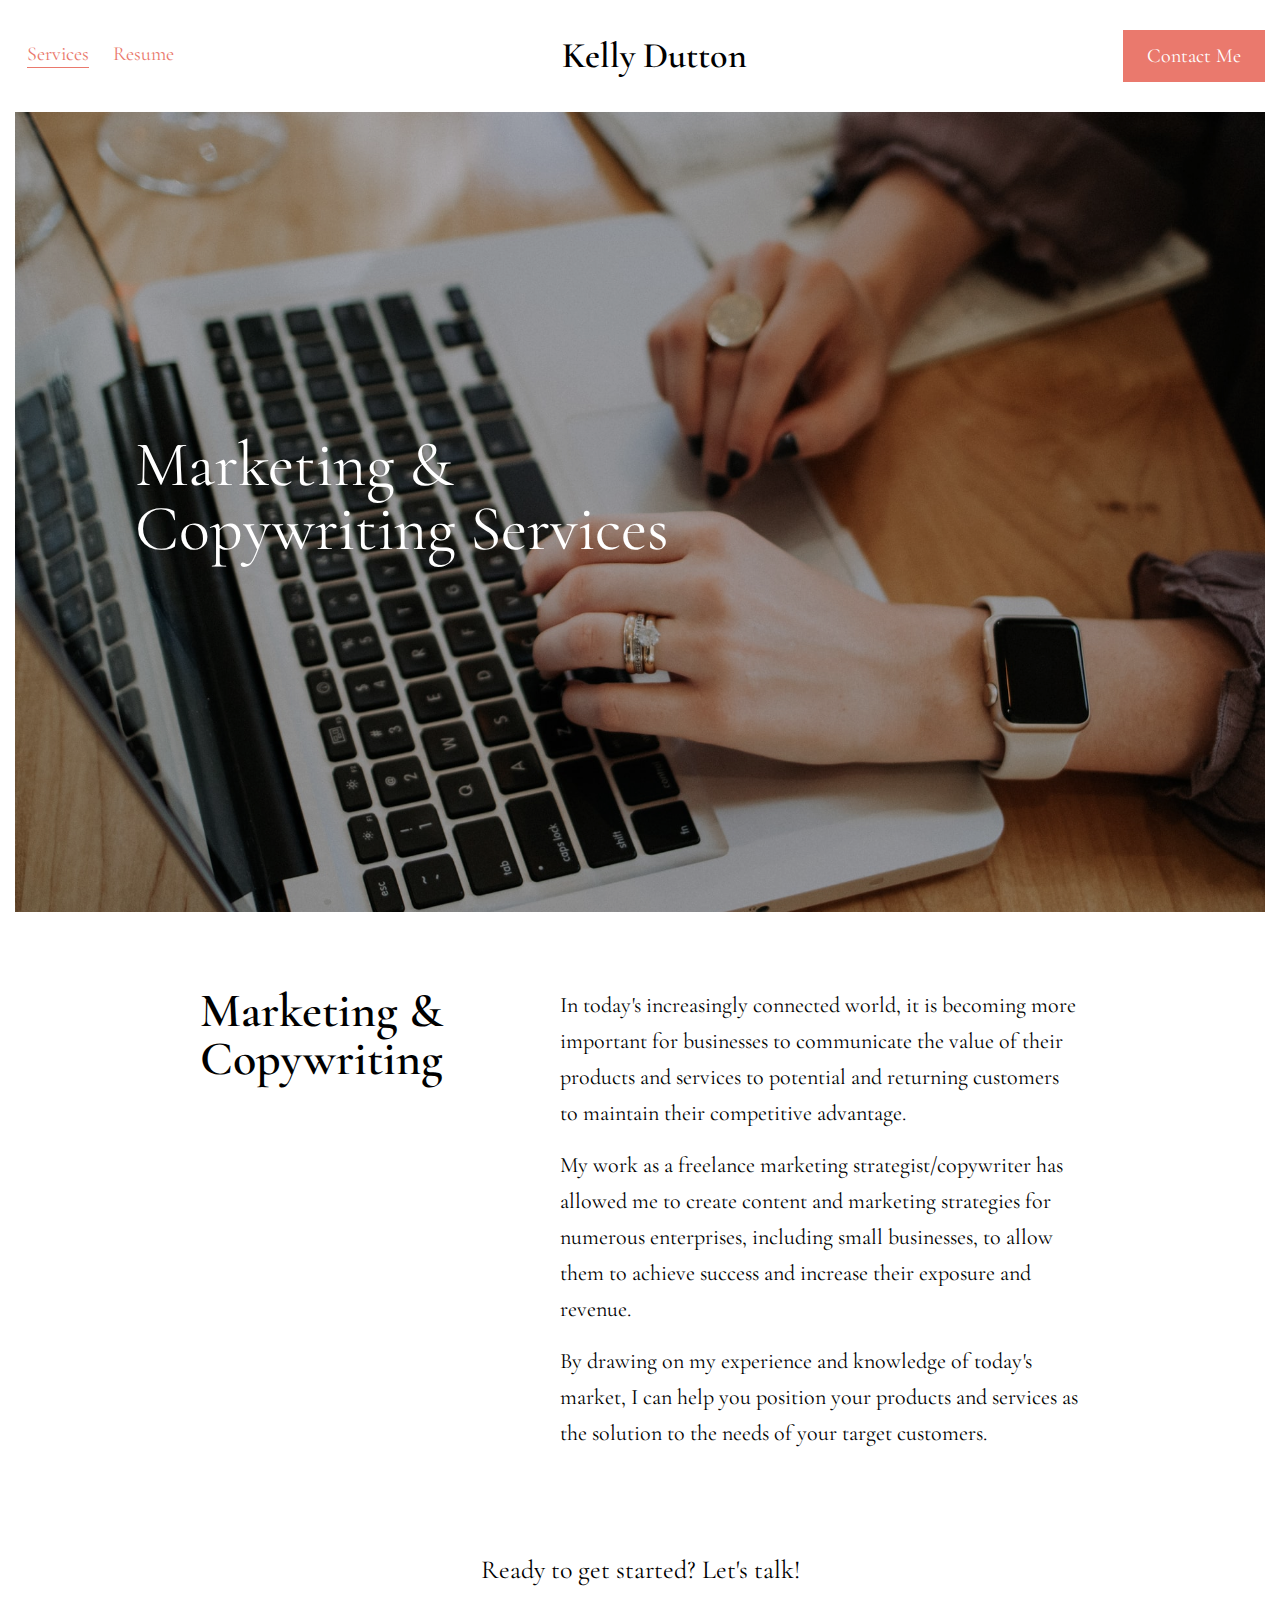
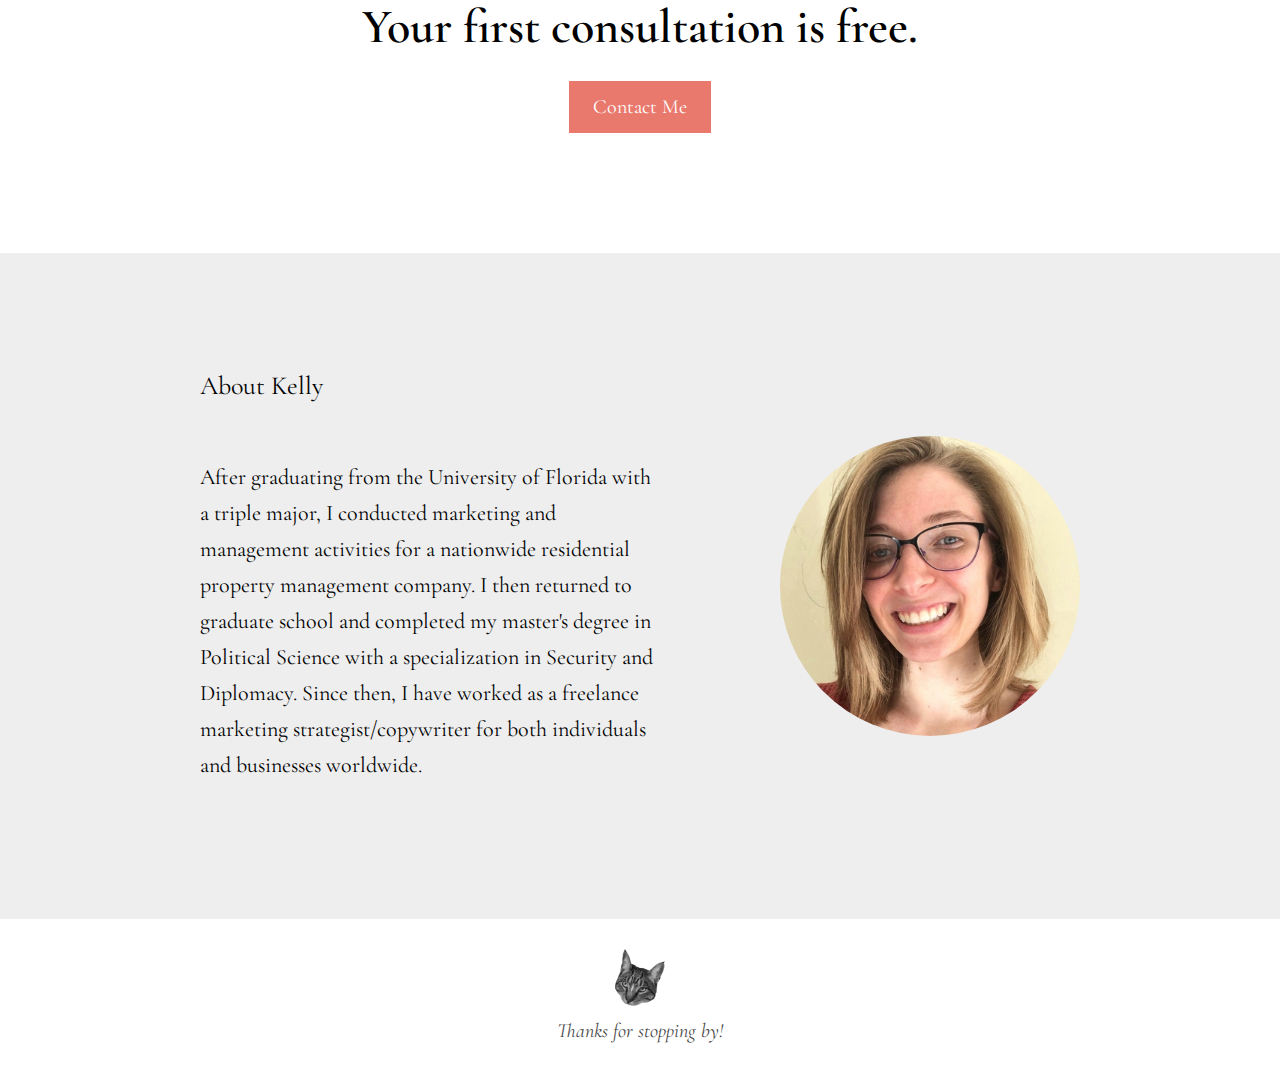
<file: index.html>
<!DOCTYPE html>
<html lang="en-US">
    <head>
        <meta charset="utf-8" />
        <meta name="viewport" content="width=device-width, initial-scale=1">
        <title>Kelly Dutton - Marketing & Copywriting Services</title>
        <link rel="preconnect" href="https://fonts.googleapis.com">
        <link rel="preconnect" href="https://fonts.gstatic.com" crossorigin>
        <link href="https://fonts.googleapis.com/css2?family=Cormorant+Garamond:ital,wght@0,400;0,600;1,400;1,600&display=swap" rel="stylesheet"> 
        <link rel="stylesheet" href="css/reset.css" /> 
        <link rel="stylesheet" href="css/style.css" /> 
        <script>
            function play() {
                var audio = document.getElementById('audio');
                audio.play();
            }
        </script>
    </head>
    <body>
        <header>
            <nav>
                <a class="active" href="/">Services</a>
                <a href="/resume.html">Resume</a>
            </nav>
            <div class="logo">
                <span>Kelly Dutton</span>
            </div>
            <div class="contact">
                <a class="btn" href="mailto:kdutton.ufl@gmail.com">Contact Me</a>
            </div>
        </header>
        <main>
            <section class="hero">
                <div class="hero-overlay"></div>
                <div class="hero-inner">
                    <h1>Marketing & Copywriting Services</h1>
                    <a class="hero-btn btn" href="#">Contact Me</a>
                </div>
            </section>
            <section class="services">
                <div class="split">
                    <div class="split-title">
                        <h3>Marketing & Copywriting</h3>
                    </div>
                    <div class="split-body">
                      <p>
                        In today's increasingly connected world, it is becoming
                        more important for businesses to communicate the value
                        of their products and services to potential and
                        returning customers to maintain their competitive
                        advantage.
                      </p>
                      <p>
                        My work as a freelance marketing strategist/copywriter
                        has allowed me to create content and marketing
                        strategies for numerous enterprises, including small
                        businesses, to allow them to achieve success and
                        increase their exposure and revenue.
                      </p>
                      <p>
                        By drawing on my experience and knowledge of today's
                        market, I can help you position your products and
                        services as the solution to the needs of your target
                        customers.
                      </p>
                    </div>
                </div>
                <!--
                <div class="split">
                    <div class="split-title">
                        <h3>Academic Editing</h3>
                    </div>
                    <div class="split-body">
                        <p>While my educational background is largely rooted in the liberal arts and social sciences, my master’s education and three years of editing experience have afforded me with the mastery of English used in the academic sphere, including in journal article submissions, conference presentations, master’s theses, and Ph.D. theses. I have edited over one thousand manuscripts in the fields of computer science, biology, medicine, robotics, materials science, environmental science, art and architecture preservation, and international law, among many others.</p>
                    </div>
                </div>
                <div class="split">
                    <div class="split-title">
                        <h3>Professional Editing</h3>
                    </div>
                    <div class="split-body">
                        <p>In addition to academic editing, I have broad experience in professional editing. Many world-renowned universities and international enterprises conduct all their operations in English. As such, applications submitted to such institutions are also required to be in English. My professional editing experience includes the revision of university applications, job applications, funding applications, and résumés.</p>
                    </div>
                </div>
                -->
            </section>
            <section class="get-started">
                <h2>Ready to get started? Let's talk!</h2>
                <h3>Your first consultation is free.</h3>
                <a class="btn" href="mailto:kdutton.ufl@gmail.com">Contact Me</a>
            </section>
            <section class="about">
                <div class="about-inner">
                    <div class="about-content">
                        <h2>About Kelly</h2>
                        <p>
                          After graduating from the University of Florida with a
                          triple major, I conducted marketing and management
                          activities for a nationwide residential property
                          management company. I then returned to graduate school
                          and completed my master's degree in Political
                          Science with a specialization in Security and
                          Diplomacy. Since then, I have worked as a freelance
                          marketing strategist/copywriter for both individuals
                          and businesses worldwide.
                        </p>
                    </div>
                    <div class="about-headshot">
                        <div></div>
                    </div>
                </div>
            </section>
            <footer>
                <audio id="audio" src="assets/precious-meow.aac"></audio>
                <img src="assets/martin_bw.png" alt="Martin rules everything around me" onclick="play()" />
                <em></em>
            </footer>
        </main>
    </body>
</html>
</file>
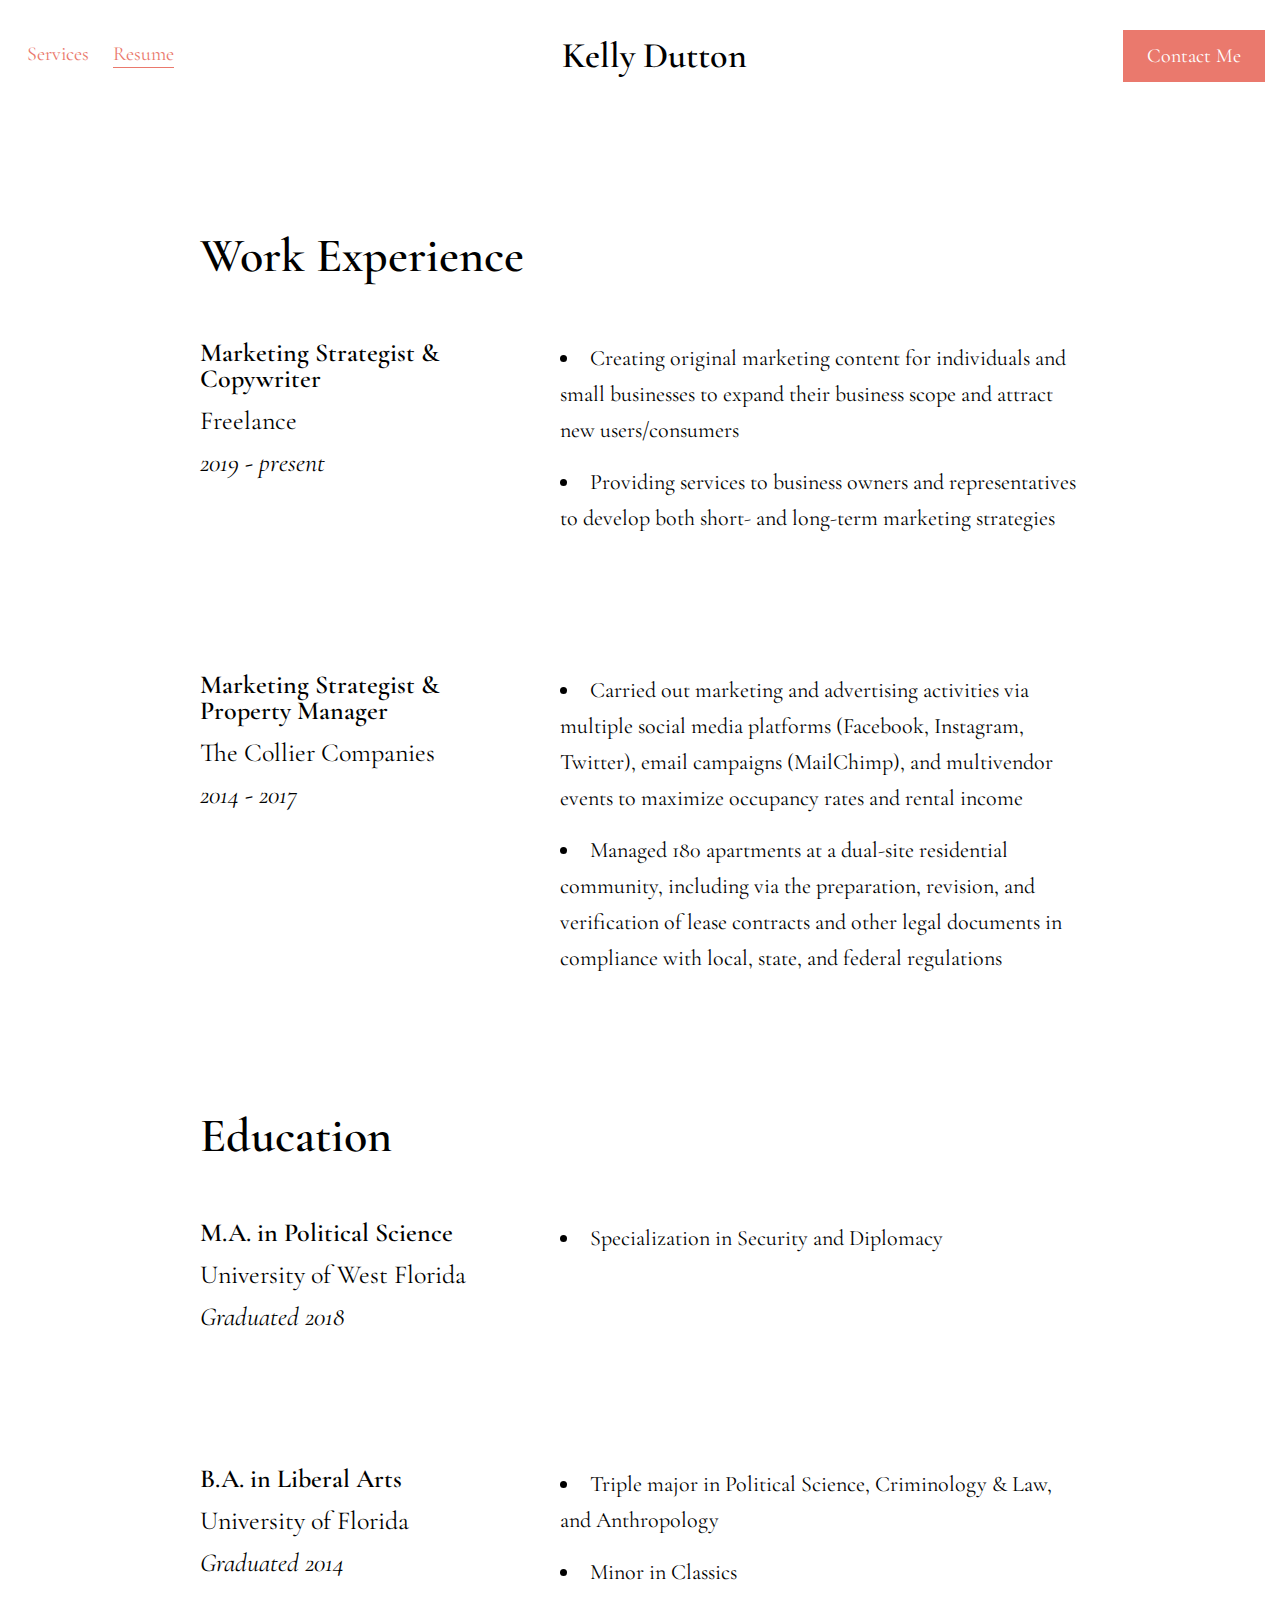
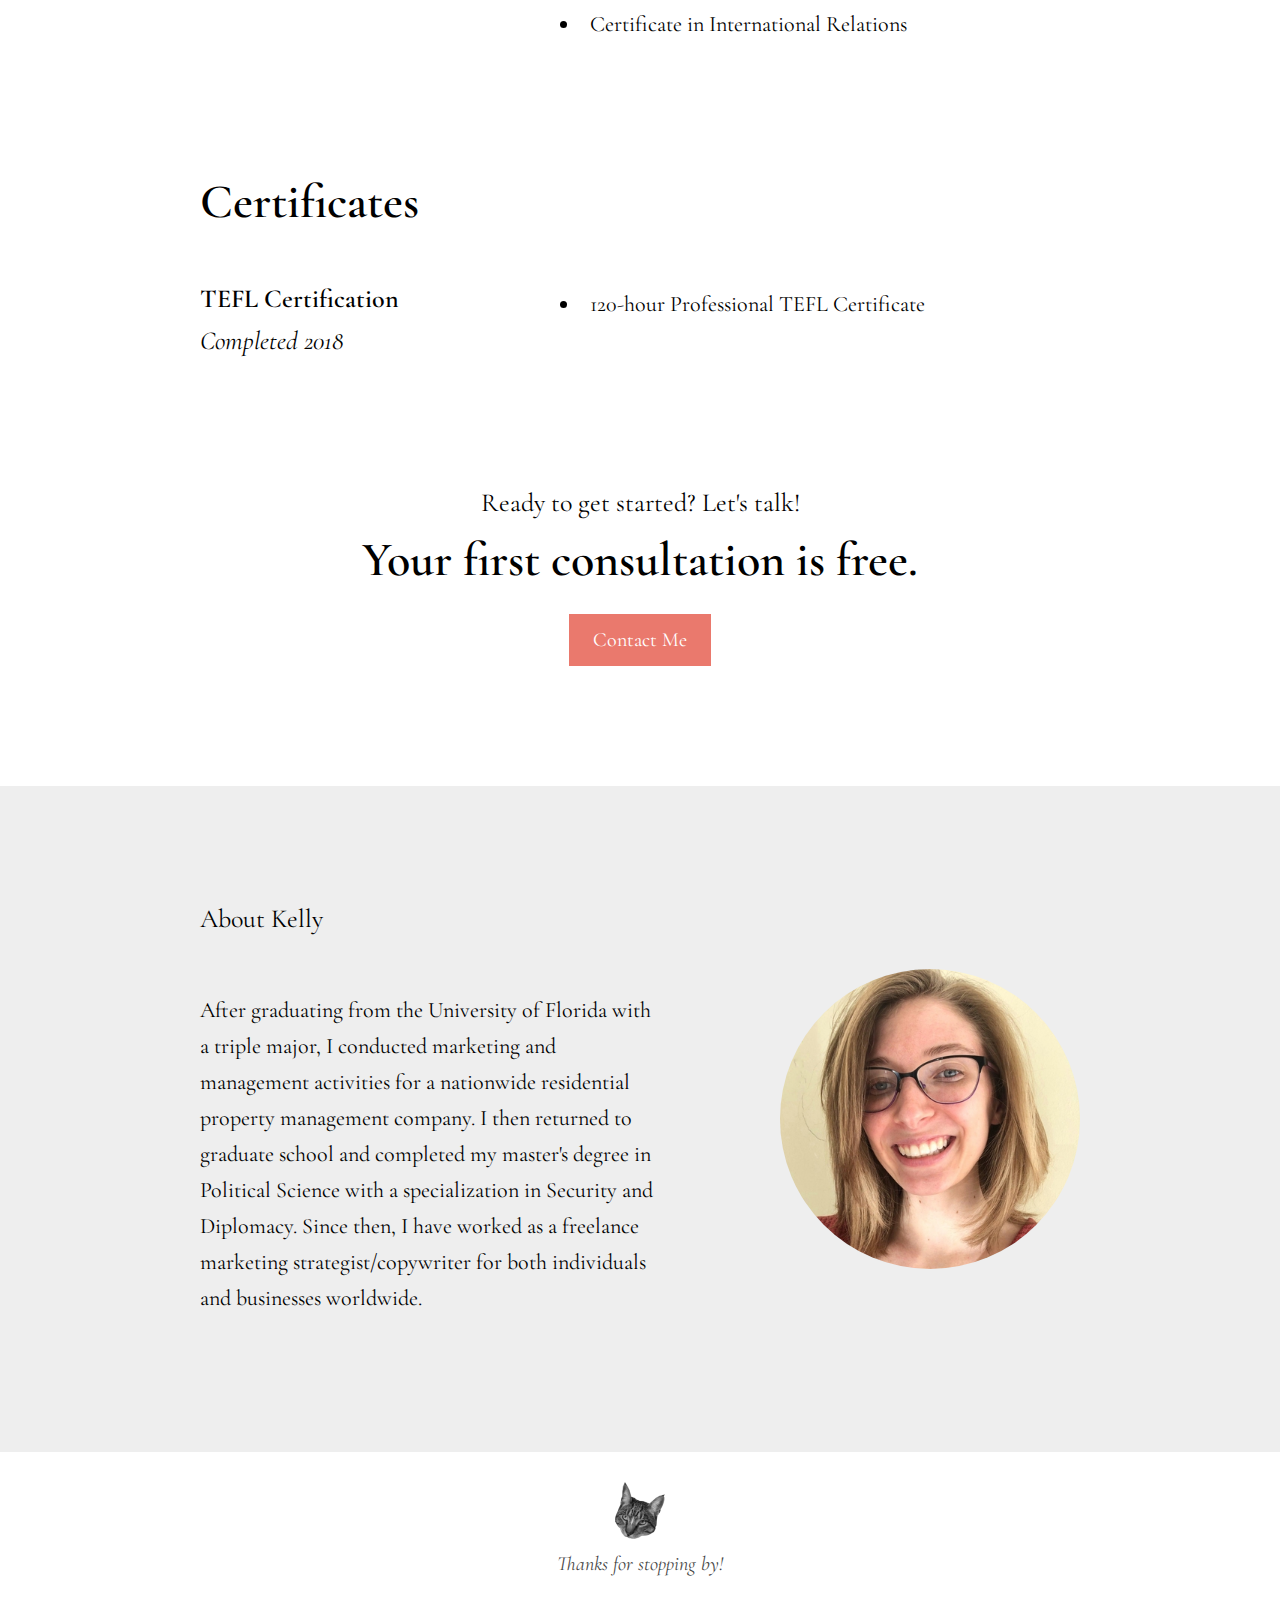
<file: resume.html>
<!DOCTYPE html>
<html lang="en-US">
    <head>
        <meta charset="utf-8" />
        <meta name="viewport" content="width=device-width, initial-scale=1">
        <title>Kelly Dutton - Editing & Copywriting Services</title>
        <link rel="preconnect" href="https://fonts.googleapis.com">
        <link rel="preconnect" href="https://fonts.gstatic.com" crossorigin>
        <link href="https://fonts.googleapis.com/css2?family=Cormorant+Garamond:ital,wght@0,400;0,600;1,400;1,600&display=swap" rel="stylesheet"> 
        <link rel="stylesheet" href="css/reset.css" /> 
        <link rel="stylesheet" href="css/style.css" /> 
        <script>
            function play() {
                var audio = document.getElementById('audio');
                audio.play();
            }
        </script>
    </head>
    <body>
        <header>
            <nav>
                <a href="/">Services</a>
                <a class="active" href="resume.html">Resume</a>
            </nav>
            <div class="logo">
                <span>Kelly Dutton</span>
            </div>
            <div class="contact">
                <a class="btn" href="mailto:kdutton.ufl@gmail.com">Contact Me</a>
            </div>
        </header>
        <main>
            <section class="resume">
                <h3>Work Experience</h3>
                <div class="split">
                    <div class="split-title">
                        <h4>Marketing Strategist & Copywriter</h4>
                        <h5>Freelance</h5>
                        <h5><em>2019 - present</em></h5>
                    </div>
                    <div class="split-body">
                        <ul>
                            <li>Creating original marketing content for individuals and small businesses to expand their business scope and attract new users/consumers</li>
                            <li>Providing services to business owners and representatives to develop both short- and long-term marketing strategies</li>
                        </ul>
                    </div>
                </div>
                <!--
                <div class="split">
                    <div class="split-title">
                        <h4>Academic & Professional Editor</h4>
                        <h5>Freelance</h5>
                        <h5><em>2019 - present</em></h5>
                    </div>
                    <div class="split-body">
                        <ul>
                            <li>Revising international journal article submissions, conference presentations, master’s theses, and Ph.D. theses in dozens of academic fields for students and researchers in Canada, India, Korea, and China, among others</li>
                            <li>Revising university applications, job applications, funding applications, and résumés</li>
                            <li>Providing authors with language feedback and suggestions for further revisions that can be made to manuscripts and applications to increase the likelihood of acceptance</li>
                        </ul>
                    </div>
                </div>
                -->
                <div class="split">
                    <div class="split-title">
                        <h4>Marketing Strategist & Property Manager</h4>
                        <h5>The Collier Companies</h5>
                        <h5><em>2014 - 2017</em></h5>
                    </div>
                    <div class="split-body">
                        <ul>
                            <li>Carried out marketing and advertising activities via multiple social media platforms (Facebook, Instagram, Twitter), email campaigns (MailChimp), and multivendor events to maximize occupancy rates and rental income</li>
                            <li>Managed 180 apartments at a dual-site residential community, including via the preparation, revision, and verification of lease contracts and other legal documents in compliance with local, state, and federal regulations</li>
                        </ul>
                    </div>
                </div>
                <h3>Education</h3>
                <div class="split">
                    <div class="split-title">
                        <h4>M.A. in Political Science</h4>
                        <h5>University of West Florida</h5>
                        <h5><em>Graduated 2018</em></h5>
                    </div>
                    <div class="split-body">
                        <ul>
                            <li>Specialization in Security and Diplomacy</li>
                        </ul>
                    </div>
                </div>
                <div class="split">
                    <div class="split-title">
                        <h4>B.A. in Liberal Arts</h4>
                        <h5>University of Florida</h5>
                        <h5><em>Graduated 2014</em></h5>
                    </div>
                    <div class="split-body">
                        <ul>
                            <li>Triple major in Political Science, Criminology & Law, and Anthropology</li>
                            <li>Minor in Classics</li>
                            <li>Certificate in International Relations</li>
                        </ul>
                    </div>
                </div>
                <h3>Certificates</h3>
                <div class="split">
                    <div class="split-title">
                        <h4>TEFL Certification</h4>
                        <h5><em>Completed 2018</em></h5>
                    </div>
                    <div class="split-body">
                        <ul>
                            <li>120-hour Professional TEFL Certificate</li>
                        </ul>
                    </div>
                </div>
            </section>
            <section class="get-started">
                <h2>Ready to get started? Let's talk!</h2>
                <h3>Your first consultation is free.</h3>
                <a class="btn" href="mailto:kdutton.ufl@gmail.com">Contact Me</a>
            </section>
            <section class="about">
                <div class="about-inner">
                    <div class="about-content">
                        <h2>About Kelly</h2>
                        <p>
                          After graduating from the University of Florida with a
                          triple major, I conducted marketing and management
                          activities for a nationwide residential property
                          management company. I then returned to graduate school
                          and completed my master's degree in Political
                          Science with a specialization in Security and
                          Diplomacy. Since then, I have worked as a freelance
                          marketing strategist/copywriter for both individuals
                          and businesses worldwide.
                        </p>
                    </div>
                    <div class="about-headshot">
                        <div></div>
                    </div>
                </div>
            </section>
            <footer>
                <audio id="audio" src="assets/precious-meow.aac"></audio>
                <img src="assets/martin_bw.png" alt="Martin rules everything around me" onclick="play()" />
                <em></em>
            </footer>
        </main>
    </body>
</html>
</file>
<file: css/style.css>
body {
    font-family: 'Cormorant Garamond', serif;
}

em { 
    font-style: italic;
}

h1 {
    margin-bottom: 30px;
    font-size: 64px;
}

h2 {
    margin-bottom: 60px;
    font-size: 26px;
}

h3 {
    font-size: 48px;
    font-weight: 600;
}

h4 {
    margin-bottom: 16px;
    font-size: 26px;
    font-weight: 600;
}

h5 {
    margin-bottom: 16px;
    font-size: 26px;
}

ul {
    list-style: disc inside;
}

p, li {
    margin-bottom: 16px;
    font-size: 22px;
    line-height: 36px;
}

a {
    padding-bottom: 4px;
    color: #EA796D;
    text-decoration: none;
    transition: .1s opacity linear;
    cursor: pointer;
}

a.active {
    padding-bottom: 3px;
    border-bottom: 1px solid;
}

a:hover {
    opacity: 0.8;
}

.btn {
    display: inline-block;
    padding: 1rem 1.5rem;
    background: #EA796D;
    color: #FFF;
    text-decoration: none;
    font-size: 20px;
}

header {
    display: flex;
    padding: 30px 15px;
    justify-content: space-between;
    align-content: center;
    font-size: 20px;
}

nav {
    display: flex;
    align-items: center;
}

nav a {
    margin: 0 0.75rem;
}

.logo {
    display: flex;
    align-items: center;
    align-content: center;
    font-weight: 600;
    font-size: 36px;
}

.contact {
    display: flex;
    align-items: center;
}

.hero {
    position: relative;
    display: flex;
    height: 800px;
    margin: 0 15px 75px;
    background: url(../assets/hero.jpg);
    background-size: cover;
    background-position: center;
    align-items: center;
    color: #FFF;
}

.hero-btn {
    display: none;
}

.hero-inner {
    padding: 0 120px;
    max-width: 800px;
    box-sizing: border-box;
    z-index: 10;
}

.hero-overlay {
    background: #000;
    opacity: 0.2;
    position: absolute;
    top: 0;
    right: 0;
    bottom: 0;
    left: 0;
}

.services {
    padding: 0px 30px;
    max-width: 880px;
    margin: 0 auto;
}

.resume {
    padding: 0 30px;
    max-width: 880px;
    margin: 120px auto;
}

.resume h3 {
    margin-bottom: 60px;
}

.split {
    display: flex;
    margin-bottom: 120px;
}

.split:last-child {
    margin-bottom: 90px;
}

.split-title {
    flex: 0 0 300px;
}

.split-body {
    margin-left: 60px;
}

.get-started {
    max-width: 880px;
    margin: 0 auto 120px;
    text-align: center;
}

.get-started h2 {
    margin-bottom: 20px;
}

.get-started h3 {
    margin-bottom: 30px;
}

.about {
    padding: 120px 30px;
    background: #eee;
}

.about-inner {
    display: flex;
    max-width: 880px;
    margin: 0 auto;
}

.about-content {
    margin-right: 120px;
}

.about-headshot {
    display: flex;
    align-items: center;
    flex: 1 0 300px;
}

.about-headshot > div {
    background: url(../assets/headshot.jpg);
    width: 300px;
    height: 300px;
    border-radius: 100%;
    background-size: cover;
}

footer {
    padding: 30px 0;
}

footer img {
    display: block;
    width: 50px;
    margin: 0 auto 15px;
}

footer em {
    display: block;
    margin: 0 auto;
    font-size: 20px;
    font-style: italic;
    text-align: center;
    opacity: 0.75;
}

footer em::after {
    content: "Thanks for stopping by!";
}

footer em:hover::after {
    content: "Grazie per esserti fermato!";
}

@media (max-width: 768px) {
    header {
        flex-direction: column-reverse;
        align-items: center;
    }

    .logo {
        margin-bottom: 15px;
    }

    .contact {
        display: none;
    }

    .hero {
        height: 700px;
    }

    .hero-btn {
        display: inline-block;
    }

    .hero-inner {
        padding: 0 30px;
        text-align: center
    }

    .split {
        flex-direction: column;
    }

    .split-title {
        margin-bottom: 30px;
        flex: auto;
    }

    .split-body {
        margin-left: 0;
    }

    .about-inner {
        flex-direction: column-reverse;
    }

    .about-content {
        margin-right: 0;
    }

    .about-headshot > div {
        margin: 0 auto 60px;
    }
}

@media (max-width: 576px) {
    h1 {
        font-size: 48px;
    }

    h3 {
        font-size: 32px;
    }

    .hero {
        height: 600px;
    }

    .split {
        margin-bottom: 90px;
    }
}
</file>
